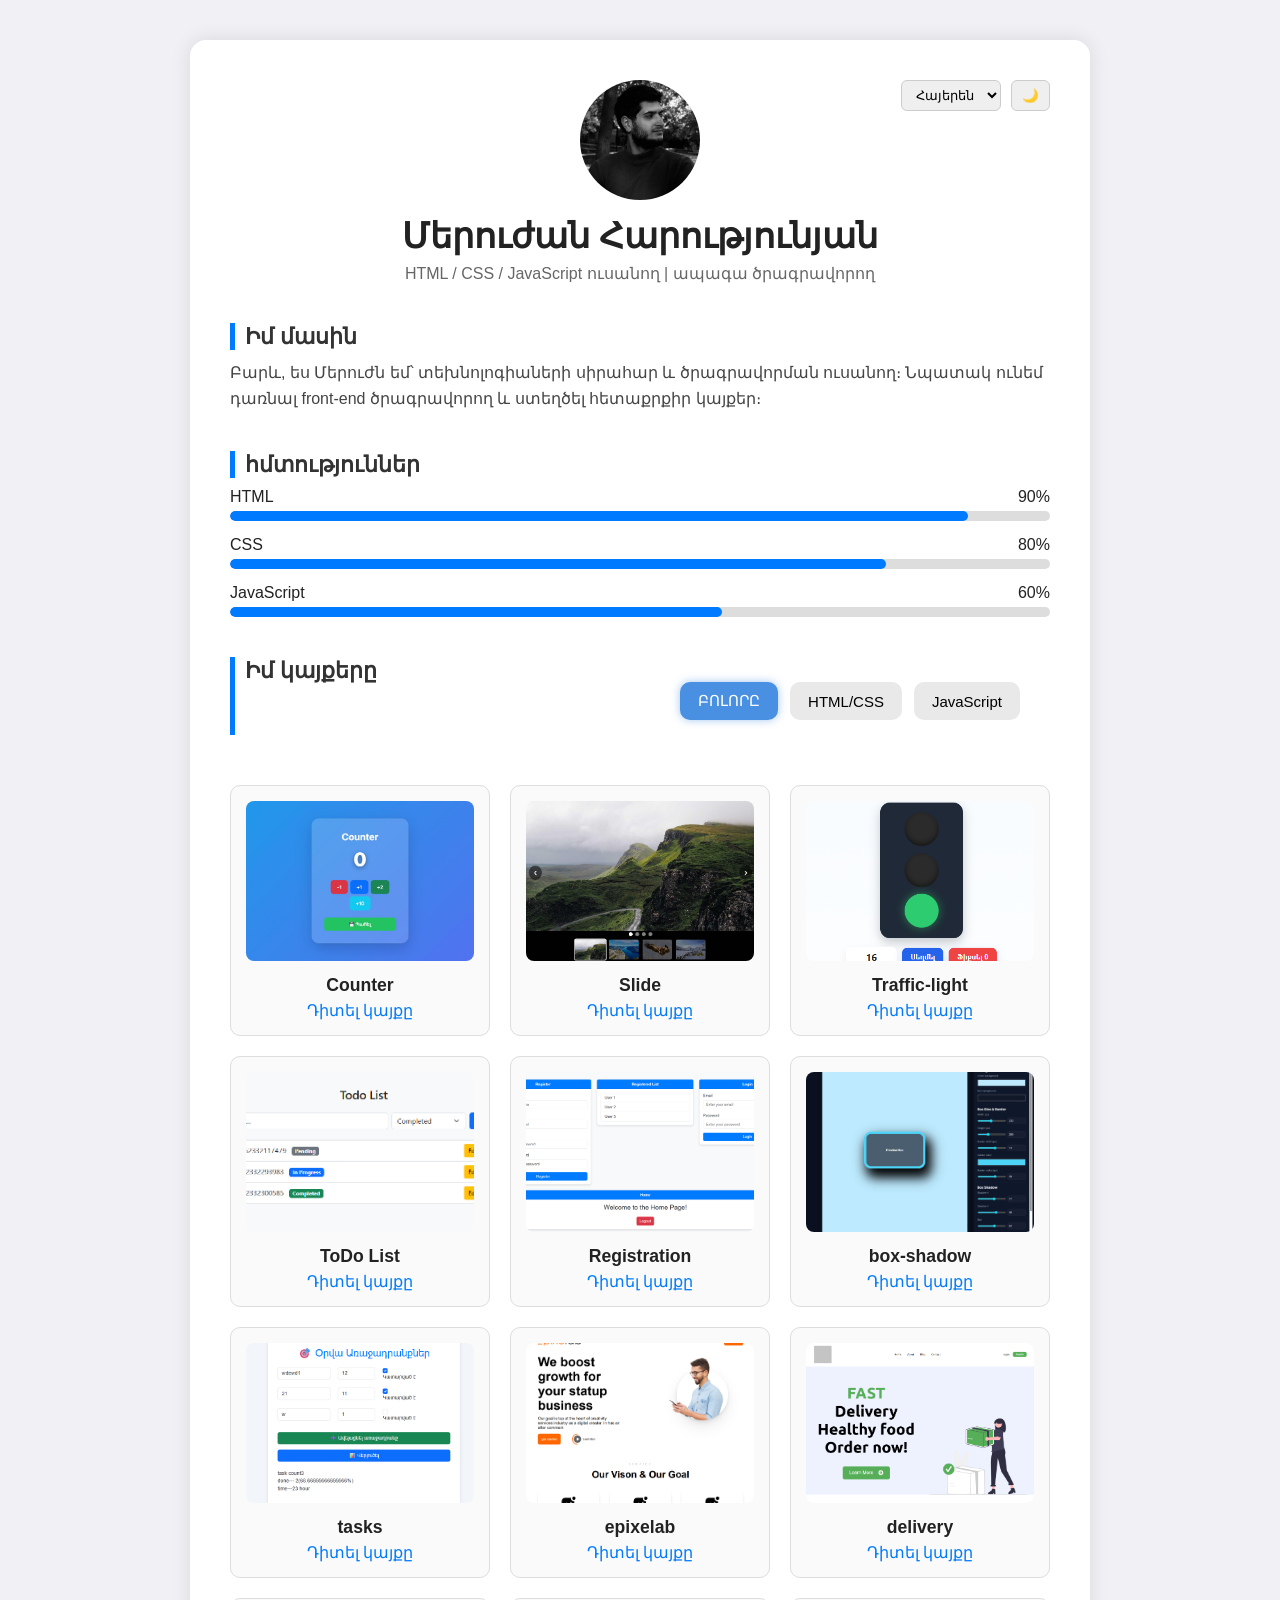
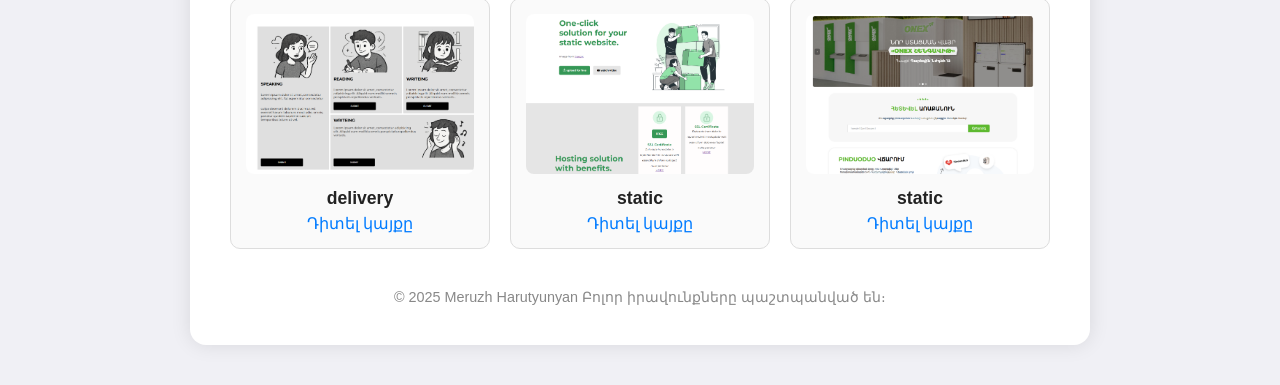
<file: index.html>
<!DOCTYPE html>
<html lang="hy">
<head>
    <meta charset="UTF-8">
    <meta name="viewport" content="width=device-width, initial-scale=1.0">
    <title>Meruzh Harutyunyan | Պրոֆիլ</title>
    <link rel="stylesheet" href="assets/css/style.css">
</head>
<body>
<div class="container">
    <header>
        <div class="lang-theme ">
            <select id="lang-select">
                <option value="hy">Հայերեն</option>
                <option value="en">English</option>
                <option value="ru">Русский</option>
            </select>
            <button class="" id="dark-toggle">🌙</button>
        </div>

        <img class="profile-pic zoom-img"id="portfolioImg" src="./assets/images/profile.jpg" alt="placeholder" onerror="this.outerHTML='<div class=\'profile-pic\' alt=\'placeholder\'>M</div>'">
        <h1>Meruzh Harutyunyan</h1>
        <p>HTML / CSS / JavaScript ուսանող | ապագա ծրագրավորող</p>
    </header>

    <section class="about">
        <h2>Իմ մասին</h2>
        <p>
            Բարև, ես Մերուժն եմ՝ տեխնոլոգիաների սիրահար և ծրագրավորման ուսանող։
            Նպատակ ունեմ դառնալ front-end ծրագրավորող և ստեղծել հետաքրքիր կայքեր։
        </p>
    </section>

    <section class="skills">
        <h2>Հմտություններ</h2>

        <div class="skill">
            <div class="label"><span>HTML</span><span>90%</span></div>
            <div class="progress-bar"><div class="progress" style="width:90%"></div></div>
        </div>

        <div class="skill">
            <div class="label"><span>CSS</span><span>80%</span></div>
            <div class="progress-bar"><div class="progress" style="width:80%"></div></div>
        </div>

        <div class="skill">
            <div class="label"><span>JavaScript</span><span>60%</span></div>
            <div class="progress-bar"><div class="progress" style="width:60%"></div></div>
        </div>
    </section>

    <section class="projects">
        <h2 >Իմ կայքերը</h2>

        <div class="project-filters">
            <button data-filter="all" class="active all">Բոլորը</button>
            <button data-filter="htmlcss">HTML/CSS</button>
            <button data-filter="js">JavaScript</button>
        </div>


    </section>
    <section class="projects" id="projects">


    </section>


    <footer>
        © 2025 Meruzh Harutyunyan  Բոլոր իրավունքները պաշտպանված են։
    </footer>

</div>
<script src="assets/js/script.js"></script>

</body>
</html>
</file>
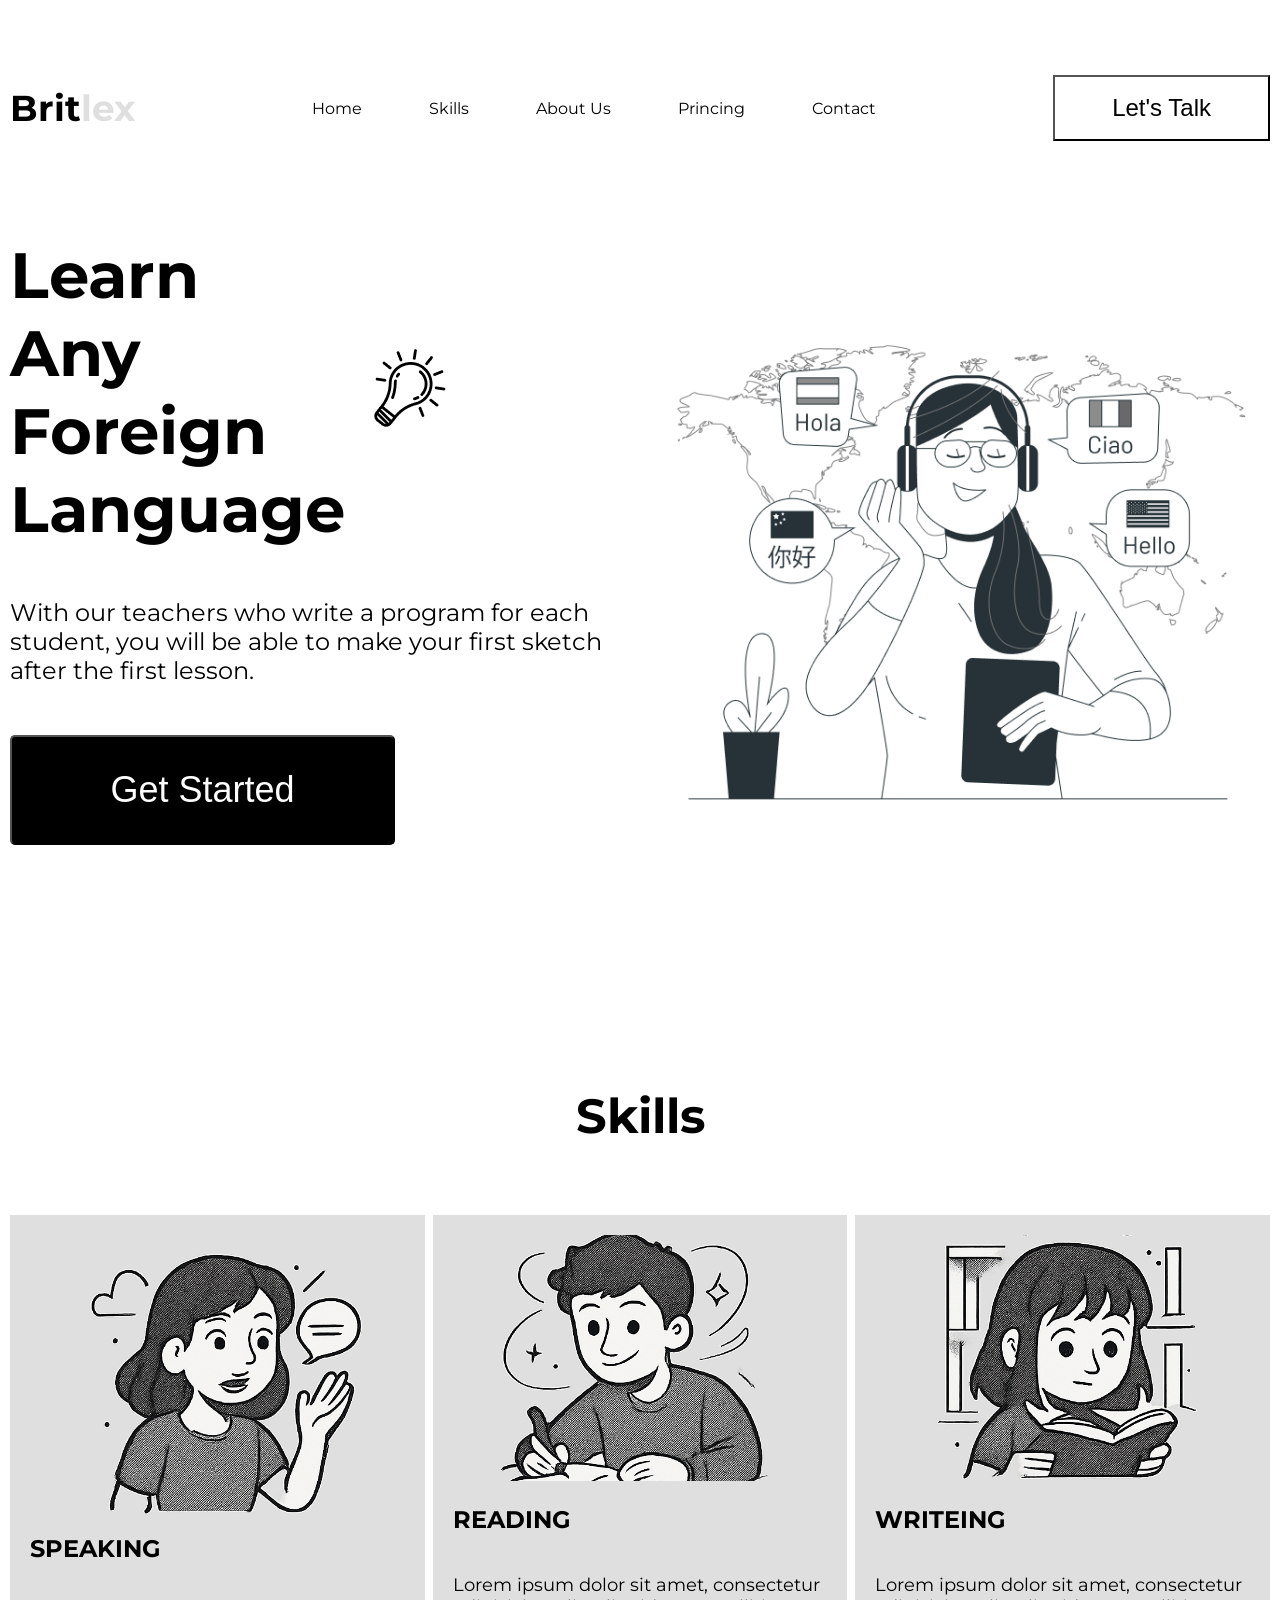
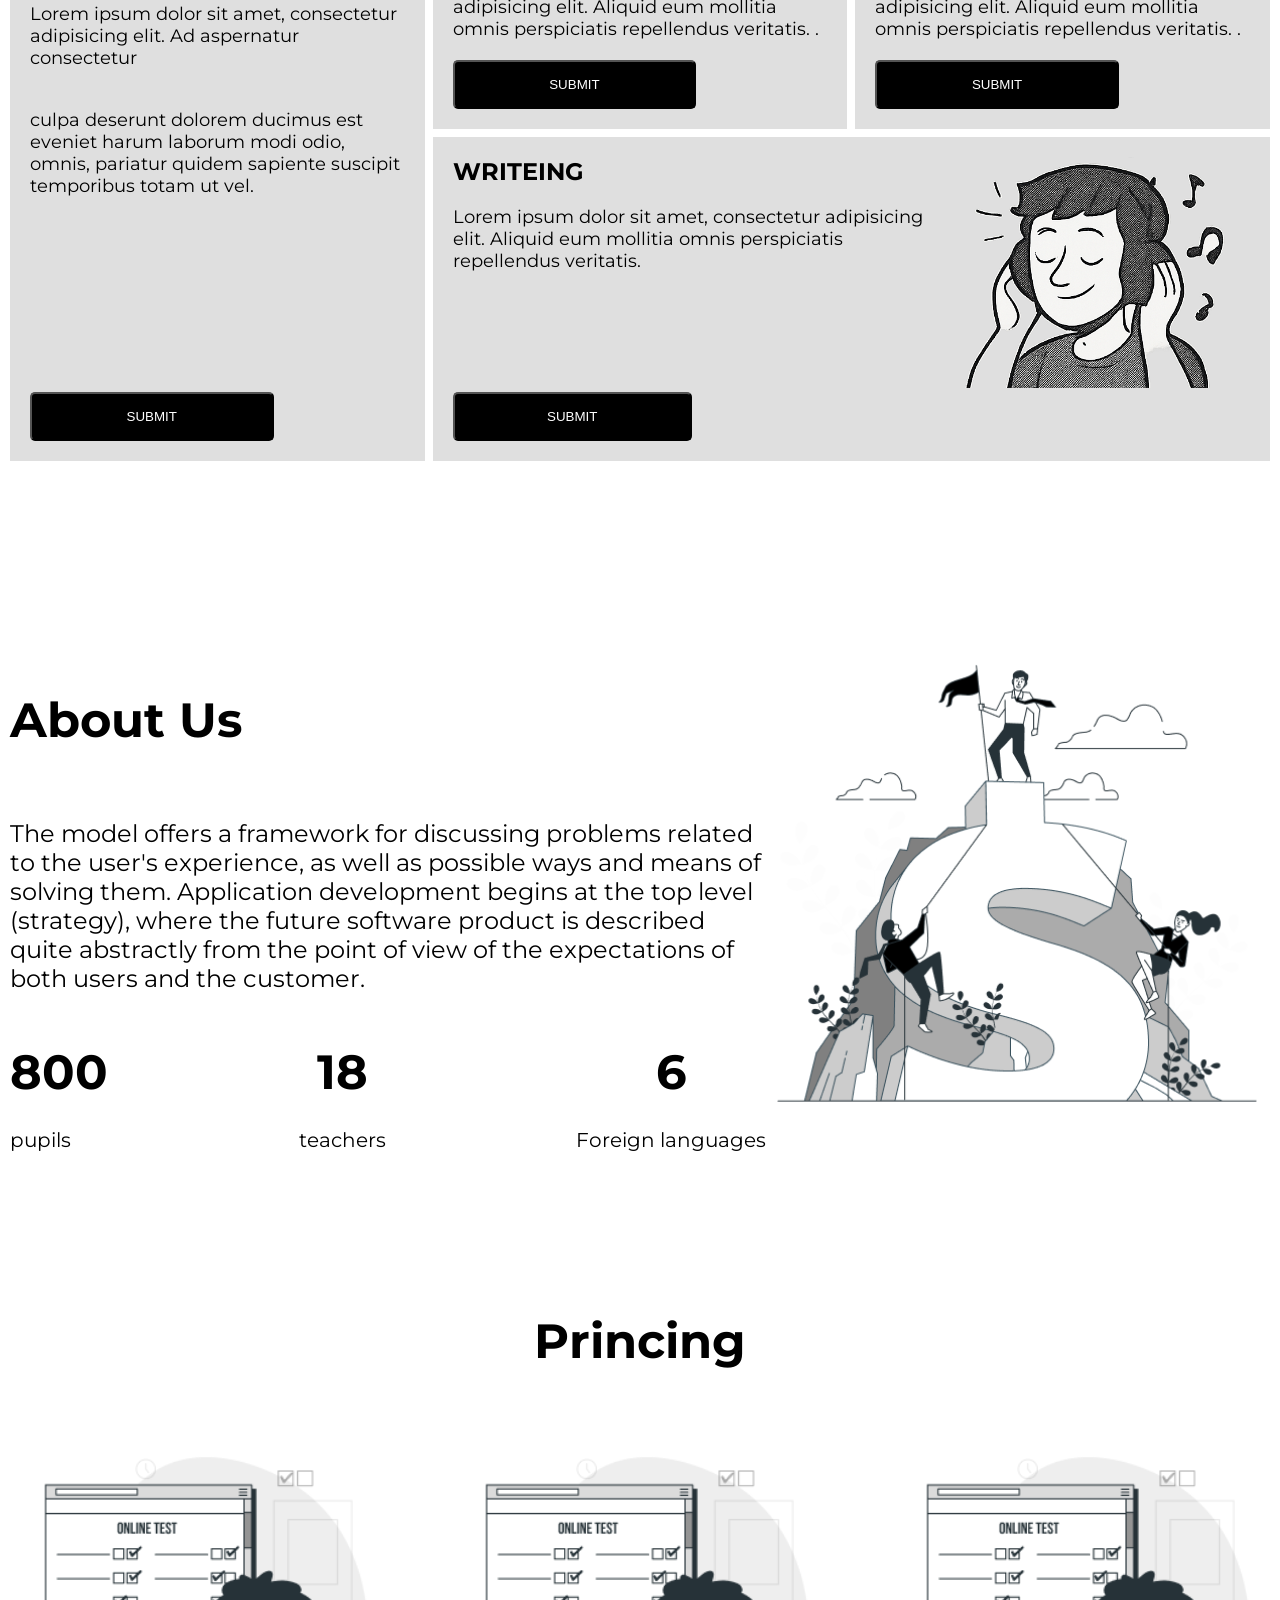
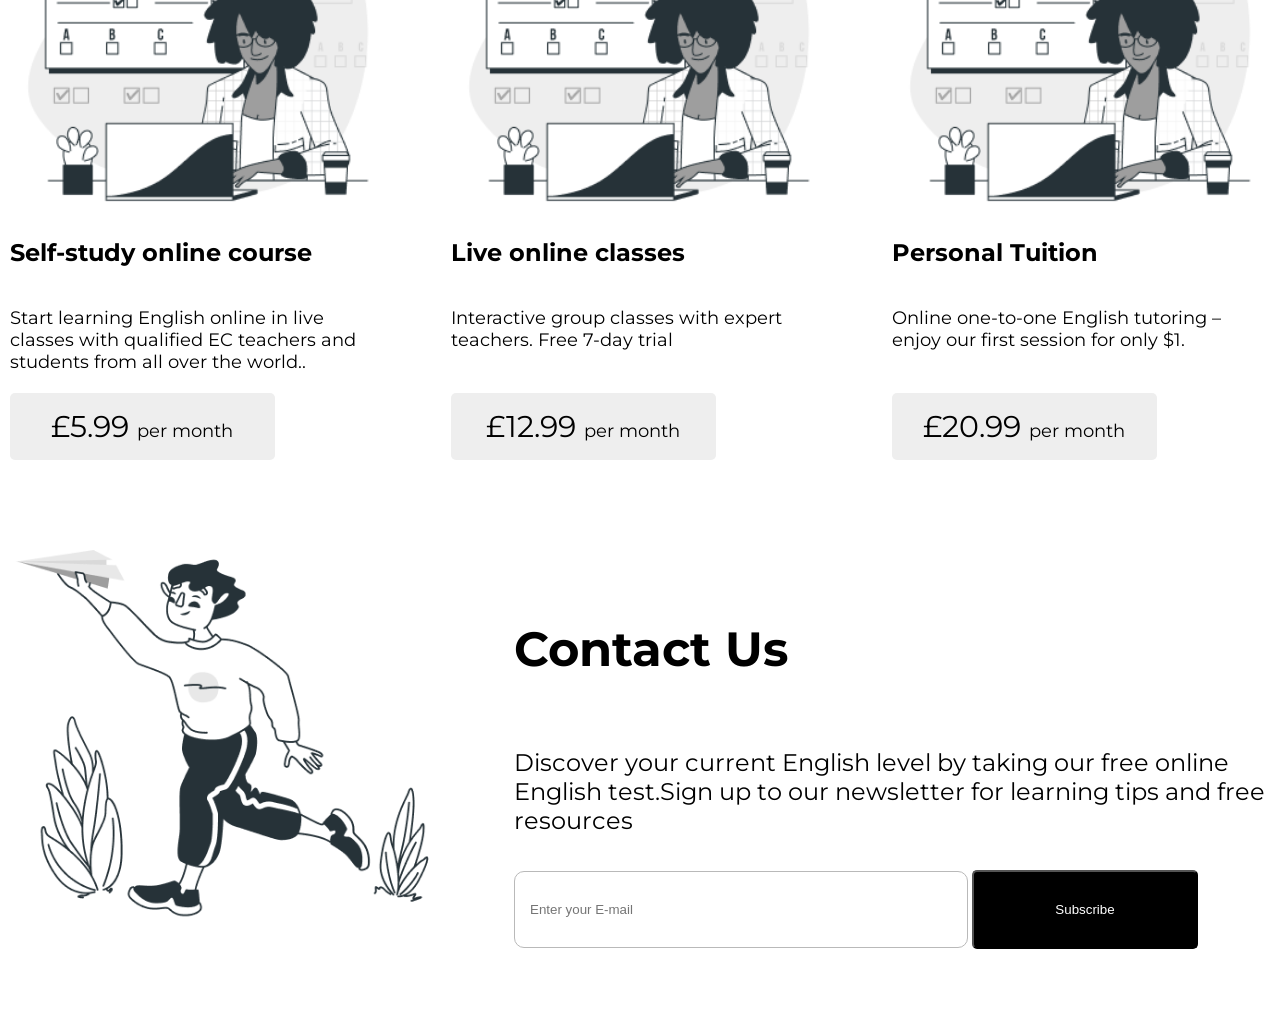
<file: htmlpages/lessons/index.html>
<!doctype html>
<html lang="en">
<head>
    <meta charset="UTF-8">
    <meta name="viewport"
          content="width=device-width, user-scalable=no, initial-scale=1.0, maximum-scale=1.0, minimum-scale=1.0">
    <meta http-equiv="X-UA-Compatible" content="ie=edge">
    <link rel="stylesheet" href="https://cdnjs.cloudflare.com/ajax/libs/font-awesome/4.7.0/css/font-awesome.min.css">
    <link rel="stylesheet" href="style.css">
    <title>Document</title>
</head>
<body>
<section>
    <div class="container header">
        <div class="row">
            <h3 class="brit">Brit<span>lex</span></h3>
            <div class="menu-tool">
                <p class="tool-text">Home</p>
                <p class="tool-text">Skills</p>
                <p class="tool-text">About Us</p>
                <p class="tool-text">Princing</p>
                <p class="tool-text">Contact</p>
            </div>
            <button class="submit-talk talk">
                Let's Talk
            </button>
            <button class="list">
                <i class="fa fa-bars" aria-hidden="true"></i>

            </button>
        </div>

    </div>
</section>

<section>
    <div class="container">
        <div class="row row-reverse">
            <div class="first-textbox">
                <div class="lump-box">
                    <h2 class="title">
                        Learn
                        Any Foreign
                        Language
                    </h2>
                    <div class="lump-div">
                        <img class="lump" src="./img/lump.png" alt="">
                    </div>
                </div>
                <p class="fz24 main-text">With our teachers who write a program for
                    each student, you will be able to make your
                    first sketch after the first lesson.</p>
                <button class="submit get-started-btn">Get Started</button>
            </div>
            <div class="last-img">
                <img src="./img/fast.png" alt="">
            </div>
        </div>

    </div>
</section>

<section class="section-padding">
    <div class="container">
        <h2 class="skills">Skills</h2>
        <div class="parent">
            <div class="div1 card-large">
                <div class="speak-img"><img src="./img/speaking.png" alt=""></div>
                <h2 class="title-large"> SPEAKING</h2>
                <p class="p-one">Lorem ipsum dolor sit amet, consectetur adipisicing elit. Ad aspernatur
                    consectetur </p>
                <p class="p-one">culpa deserunt dolorem ducimus est eveniet harum laborum modi odio, omnis, pariatur
                    quidem sapiente suscipit temporibus totam ut vel.</p>
                <button class="submit">SUBMIT</button>
            </div>
            <div class="div2 card">
                <div class="img2">
                    <img src="./img/writing.png" alt="">
                </div>
                <h2 class="title-large">READING</h2>
                <p class="p-one ">Lorem ipsum dolor sit amet, consectetur adipisicing elit. Aliquid eum mollitia omnis
                    perspiciatis repellendus veritatis. .</p>
                <button class="submit">
                    SUBMIT
                </button>
            </div>
            <div class="div3 card">
                <div class="img2">
                    <img src="./img/reading.png" alt="">
                </div>
                <h2 class="title-large">WRITEING</h2>
                <p class="p-one ">Lorem ipsum dolor sit amet, consectetur adipisicing elit. Aliquid eum mollitia omnis
                    perspiciatis repellendus veritatis. .</p>
                <button class="submit">
                    SUBMIT
                </button>
            </div>
            <div class="div4 card">
                <div class="row">
                    <div class="listening-text">

                        <h2 class="title-large h2-top">WRITEING</h2>
                        <p class="p-one ">Lorem ipsum dolor sit amet, consectetur adipisicing elit. Aliquid eum mollitia
                            omnis perspiciatis repellendus veritatis.</p>

                    </div>
                    <div class="img2-listen">
                        <img src="./img/listening.png" alt="">
                    </div>
                    <button class="submit sub4">
                        SUBMIT
                    </button>
                </div>

            </div>
        </div>
    </div>
</section>

<section>
    <div class="container">
        <div class="row row-reverse">
            <div class="first-textbox1">

                <h2 class="skills text-start">
                    About Us
                </h2>
                <p class="fz24 main-text ">The model offers a framework for discussing problems related to the user's experience,
                    as well as possible ways and means of solving them. Application development begins at the top level
                    (strategy), where the future software product is described quite abstractly from the point of view
                    of the expectations of both users and the customer.
                </p>
                <div class="row fd">
                    <div class="num-box">
                        <p class="num">800</p>
                        <p class="num-text">pupils</p>
                    </div>
                    <div class="num-box">
                        <p class="num">18</p>
                        <p class="num-text">teachers</p>
                    </div>
                    <div class="num-box">
                        <p class="num">6</p>
                        <p class="num-text">Foreign languages</p>
                    </div>
                </div>
            </div>
            <div class="num-img">
                <img src="./img/bussines.png" alt="">
            </div>
        </div>
    </div>
</section>

<section>
    <div class="container">
    <h2 class="skills"> Princing</h2>
        <div class="row align-stretch">

            <div class="plan-card">

                    <img src="./img/Online%20test-bro%201.png" alt="">
                <h2 class="title-large">Self-study online course</h2>
                <p class="p-one ">Start learning English online in live classes
                    with qualified EC teachers and students
                    from all over the world..</p>
                <div class="price-box">
                    <p class="price"> £5.99 <span> per month</span></p>
                </div>
            </div>
            <div class="plan-card">

                <img src="./img/Online%20test-bro%201.png" alt="">
                <h2 class="title-large">Live online classes</h2>
                <p class="p-one ">Interactive group classes with expert
                    teachers. Free 7-day trial</p>
                <div class="price-box">
                    <p class="price"> £12.99 <span> per month</span></p>
                </div>
            </div>
            <div class="plan-card">
                <img src="./img/Online%20test-bro%201.png" alt="">
    <h2 class="title-large">Personal Tuition</h2>
                <p class="p-one ">Online one-to-one English tutoring – enjoy
                    our first session for only $1.</p>
                <div class="price-box">
                    <p class="price"> £20.99 <span> per month</span></p>
              
                </div>
            </div>
        </div>
    </div>
</section>

<section>
    <div class="container">
        <div class="row">
            <div class="contact-img">
                <img src="./img/Ресурс 1 1.png" alt=""/>
            </div>
            <div class="contact-text">
                <h2 class="skills text-start ">
                    Contact Us
                </h2>
                <p class="fz24 main-text ">Discover your current English level by taking our free online English test.Sign up to our newsletter for learning tips and free resources
                </p>
                <div class="input-contact">
                    <input type="text" placeholder="Enter your E-mail">
               <button class="submit contact-sub">
                   Subscribe
               </button>
                </div>
            </div>
        </div>
    </div>
</section>
</body>
</html>
</file>
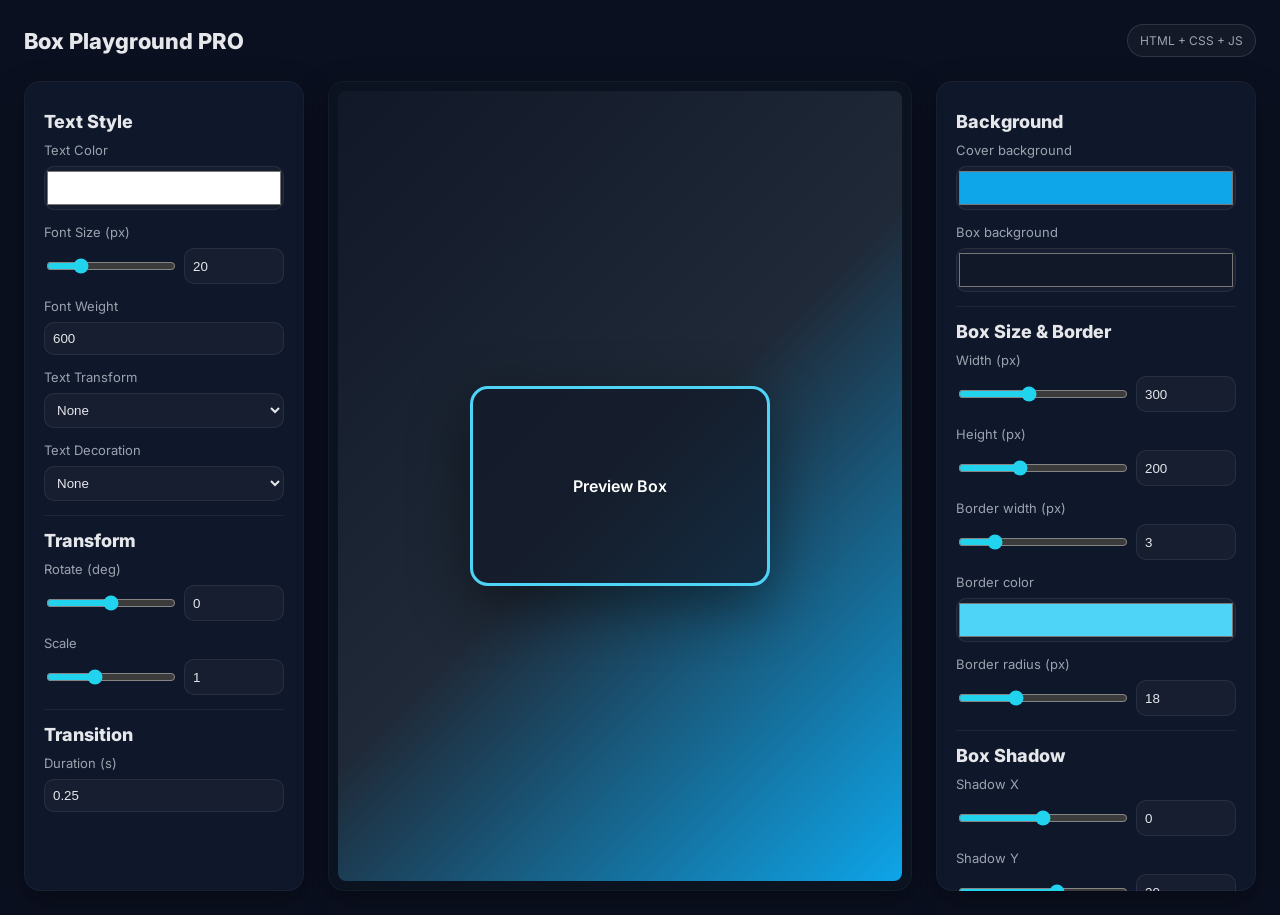
<file: pages/box-shadow/index.html>
<!DOCTYPE html>
<html lang="hy">
<head>
    <meta charset="UTF-8" />
    <meta name="viewport" content="width=device-width, initial-scale=1" />
    <title>Box Playground PRO</title>
    <link href="https://fonts.googleapis.com/css2?family=Inter:wght@400;600;800&display=swap" rel="stylesheet">
    <style>
        :root {
            --bg: linear-gradient(135deg,#111827 0%, #1f2937 50%, #0ea5e9 100%);
            --panel:#0b1220;
            --card:#0f172a;
            --text:#e5e7eb;
            --muted:#9ca3af;
            --accent:#22d3ee;
            --box-bg:#111827aa;
            --radius:16px;
        }

        *{box-sizing:border-box;}
        html,body{height:100%;margin:0;font-family:Inter,system-ui,Roboto,Arial,sans-serif;background:#0b1020;color:var(--text);}

        .app {
            max-width:1400px;
            margin:0 auto;
            min-height:100dvh;
            padding:24px;
            display:grid;
            grid-template-columns:280px 1fr 320px;
            gap:24px;
        }

        .header{
            grid-column:1/-1;
            display:flex;
            align-items:center;
            justify-content:space-between;
        }
        .title{font-size:22px;font-weight:800;}
        .pill{
            font-size:12px;padding:8px 12px;border-radius:999px;
            border:1px solid rgba(255,255,255,.12);
            background:rgba(255,255,255,.04);
            color:var(--muted);
        }

        .canvas{
            background:var(--panel);
            border-radius:var(--radius);
            padding:20px;
            box-shadow:0 10px 30px rgba(0,0,0,.35),inset 0 0 0 1px rgba(255,255,255,.04);
            display:flex;align-items:center;justify-content:center;
            position:relative;overflow:hidden;
        }

        .cover-bg{
            position:absolute;inset:10px;
            border-radius:calc(var(--radius) - 8px);
            background:var(--bg);
        }

        .box{
            position:relative;
            width:300px;height:200px;
            border-radius:18px;
            background:var(--box-bg);
            border:3px solid #4dd4f7;
            box-shadow:0 20px 60px rgba(0,0,0,.45);
            display:flex;align-items:center;justify-content:center;
            transition:all .25s ease;
            color:#fff;font-weight:600;
            text-transform:none;
            text-decoration:none;
        }

        .panel{
            background:var(--card);
            border-radius:var(--radius);
            padding:20px;
            box-shadow:0 10px 30px rgba(0,0,0,.35),inset 0 0 0 1px rgba(255,255,255,.04);
            overflow-y:auto;
            max-height:90vh;
        }

        h2{margin:10px 0;font-size:18px;font-weight:800;}
        .field{display:grid;gap:8px;margin-bottom:14px;}
        .row{display:grid;grid-template-columns:1fr 100px;gap:10px;}
        label{font-size:13px;color:var(--muted);}
        input[type="color"],input[type="range"],input[type="number"],select{
            width:100%;
            border:1px solid rgba(255,255,255,.08);
            background:rgba(255,255,255,.03);
            color:var(--text);
            border-radius:10px;
            padding:8px;
        }
        input[type="color"]{height:44px;padding:0;}
        input[type="range"]{height:32px;accent-color:var(--accent);background:transparent;}
        .sep{height:1px;background:rgba(255,255,255,.06);margin:14px 0;}

        @media(max-width:1100px){
            .app{grid-template-columns:1fr;}.panel{order:-1;}
        }
    </style>
</head>
<body>
<main class="app">
    <div class="header">
        <div class="title">Box Playground PRO</div>
        <div class="pill">HTML + CSS + JS</div>
    </div>

    <!-- LEFT PANEL -->
    <aside class="panel">
        <h2>Text Style</h2>
        <div class="field">
            <label>Text Color</label>
            <input id="textColor" type="color" value="#ffffff">
        </div>
        <div class="field">
            <label>Font Size (px)</label>
            <div class="row"><input id="fontSize" type="range" min="10" max="64" value="20"><input id="fontSizeNum" type="number" value="20"></div>
        </div>
        <div class="field">
            <label>Font Weight</label>
            <input id="fontWeight" type="number" min="100" max="900" step="100" value="600">
        </div>
        <div class="field">
            <label>Text Transform</label>
            <select id="textTransform">
                <option value="none">None</option>
                <option value="uppercase">Uppercase</option>
                <option value="lowercase">Lowercase</option>
                <option value="capitalize">Capitalize</option>
            </select>
        </div>
        <div class="field">
            <label>Text Decoration</label>
            <select id="textDecoration">
                <option value="none">None</option>
                <option value="underline">Underline</option>
                <option value="overline">Overline</option>
                <option value="line-through">Line Through</option>
            </select>
        </div>

        <div class="sep"></div>

        <h2>Transform</h2>
        <div class="field">
            <label>Rotate (deg)</label>
            <div class="row"><input id="rotate" type="range" min="-180" max="180" value="0"><input id="rotateNum" type="number" value="0"></div>
        </div>
        <div class="field">
            <label>Scale</label>
            <div class="row"><input id="scale" type="range" min="0.5" max="2" step="0.1" value="1"><input id="scaleNum" type="number" value="1"></div>
        </div>

        <div class="sep"></div>

        <h2>Transition</h2>
        <div class="field">
            <label>Duration (s)</label>
            <input id="transitionTime" type="number" value="0.25" step="0.05">
        </div>
    </aside>

    <!-- CENTER -->
    <section class="canvas">
        <div class="cover-bg"></div>
        <div class="box" id="box">Preview Box</div>
    </section>

    <!-- RIGHT PANEL -->
    <aside class="panel">
        <h2>Background</h2>
        <div class="field">
            <label>Cover background</label>
            <input id="coverColor" type="color" value="#0ea5e9">
        </div>
        <div class="field">
            <label>Box background</label>
            <input id="boxColor" type="color" value="#111827">
        </div>

        <div class="sep"></div>

        <h2>Box Size & Border</h2>
        <div class="field">
            <label>Width (px)</label>
            <div class="row"><input id="boxW" type="range" min="100" max="600" value="300"><input id="boxWNum" type="number" value="300"></div>
        </div>
        <div class="field">
            <label>Height (px)</label>
            <div class="row"><input id="boxH" type="range" min="100" max="400" value="200"><input id="boxHNum" type="number" value="200"></div>
        </div>
        <div class="field">
            <label>Border width (px)</label>
            <div class="row"><input id="borderW" type="range" min="0" max="20" value="3"><input id="borderWNum" type="number" value="3"></div>
        </div>
        <div class="field">
            <label>Border color</label>
            <input id="borderC" type="color" value="#4dd4f7">
        </div>
        <div class="field">
            <label>Border radius (px)</label>
            <div class="row"><input id="borderR" type="range" min="0" max="60" value="18"><input id="borderRNum" type="number" value="18"></div>
        </div>

        <div class="sep"></div>

        <h2>Box Shadow</h2>
        <div class="field">
            <label>Shadow X</label>
            <div class="row"><input id="shX" type="range" min="-100" max="100" value="0"><input id="shXNum" type="number" value="0"></div>
        </div>
        <div class="field">
            <label>Shadow Y</label>
            <div class="row"><input id="shY" type="range" min="-100" max="100" value="20"><input id="shYNum" type="number" value="20"></div>
        </div>
        <div class="field">
            <label>Blur</label>
            <div class="row"><input id="shBlur" type="range" min="0" max="100" value="60"><input id="shBlurNum" type="number" value="60"></div>
        </div>
        <div class="field">
            <label>Spread</label>
            <div class="row"><input id="shSpread" type="range" min="-50" max="50" value="0"><input id="shSpreadNum" type="number" value="0"></div>
        </div>
        <div class="field">
            <label>Shadow color</label>
            <input id="shColor" type="color" value="#000000">
        </div>
    </aside>
</main>

<script src="script.js"></script>

</body>
</html>
</file>
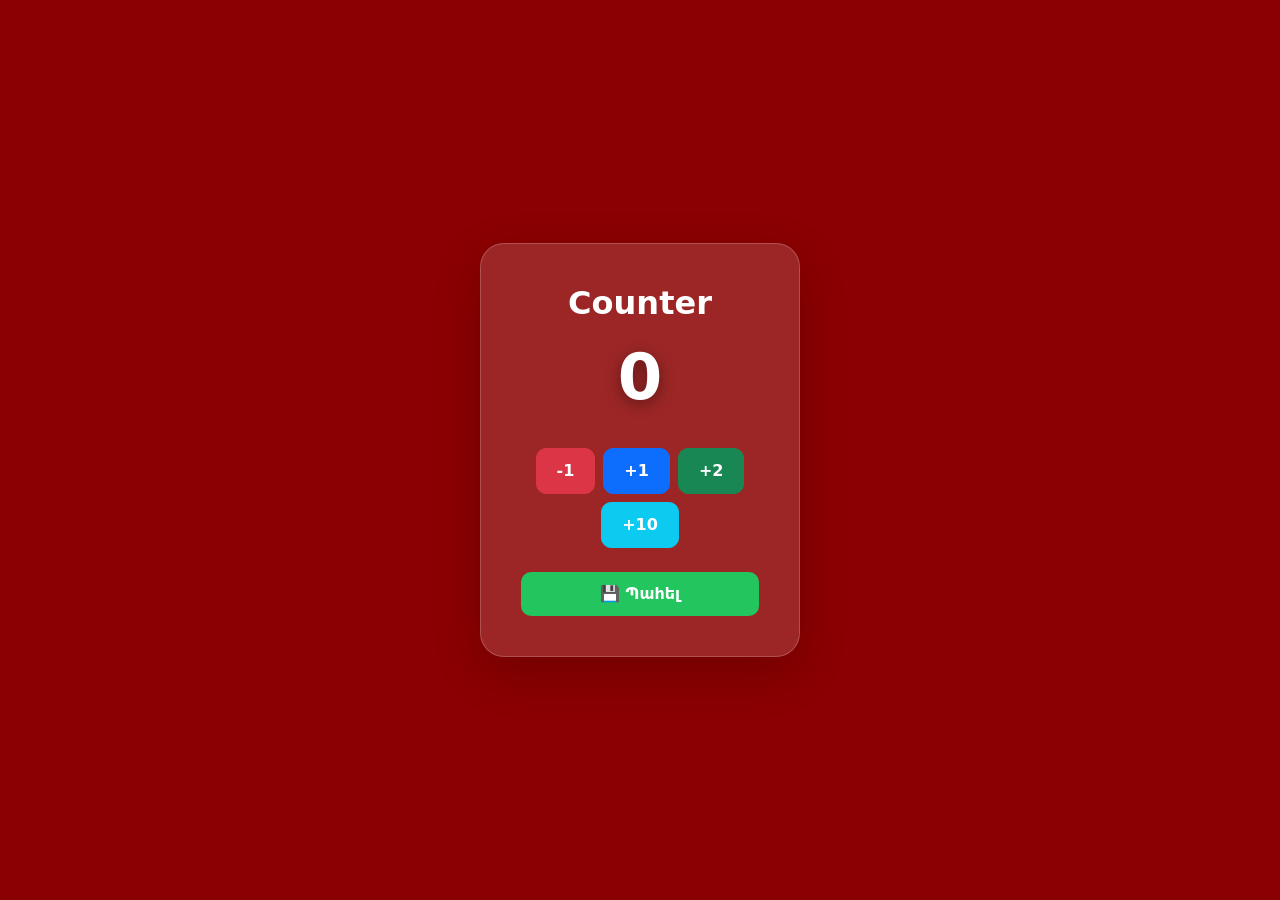
<file: pages/Counter/index.html>
<!DOCTYPE html>
<html lang="hy">
<head>
    <meta charset="UTF-8">
    <meta name="viewport" content="width=device-width, initial-scale=1.0">
    <title>Counter</title>
    <link href="https://cdn.jsdelivr.net/npm/bootstrap@5.3.0/dist/css/bootstrap.min.css" rel="stylesheet">

    <style>
        body {
            font-family: 'Inter', system-ui, sans-serif;
            height: 100vh;
            display: flex;
            justify-content: center;
            align-items: center;
        }
        .plus1Col{
            background-color: darkred;
        }
        .green{
            background-color: darkgreen;

        }
        .red{
            background-color: #9f0806;

        }
        .lightblue{
            background-color: lightblue;
        }
        .blue{
            background-color: blue;
        }

        .card {
            background: rgba(255,255,255,0.15);
            border: 1px solid rgba(255,255,255,0.2);
            backdrop-filter: blur(12px);
            border-radius: 1.5rem;
            padding: 2.5rem;
            box-shadow: 0 10px 30px rgba(0,0,0,0.25);
            text-align: center;
            color: #fff;
            width: 320px;
        }

        #counter {
            font-size: 4rem;
            font-weight: 800;
            text-shadow: 0 4px 15px rgba(0,0,0,0.4);
            margin-bottom: 1rem;
            transition: transform 0.2s ease;
        }

        .btn {
            font-weight: 600;
            border-radius: 10px;
            padding: 10px 20px;
            transition: transform 0.15s ease, box-shadow 0.15s ease;
        }

        .btn:hover {
            transform: scale(1.05);
            box-shadow: 0 0 15px rgba(255,255,255,0.25);
        }

        #save-btn {
            background: #22c55e;
            color: white;
            border: none;
        }
    </style>
</head>
<body class="plus1Col color">

<div class="card shadow-lg">
    <h2 class="fw-bold mb-3">Counter</h2>
    <div id="counter" class="display-3">0</div>

    <div class="d-flex justify-content-center gap-2 mt-3 flex-wrap">
        <button class="btn btn-danger" id="decrement">-1</button>
        <button class="btn btn-primary" id="increment">+1</button>
        <button class="btn btn-success" id="plus2">+2</button>
        <button class="btn btn-info text-white" id="plus10">+10</button>
    </div>

    <div class="mt-4">
        <button id="save-btn" class="btn w-100">💾 Պահել</button>
    </div>
</div>
<script src="script.js"></script>

</body>
</html>
</file>
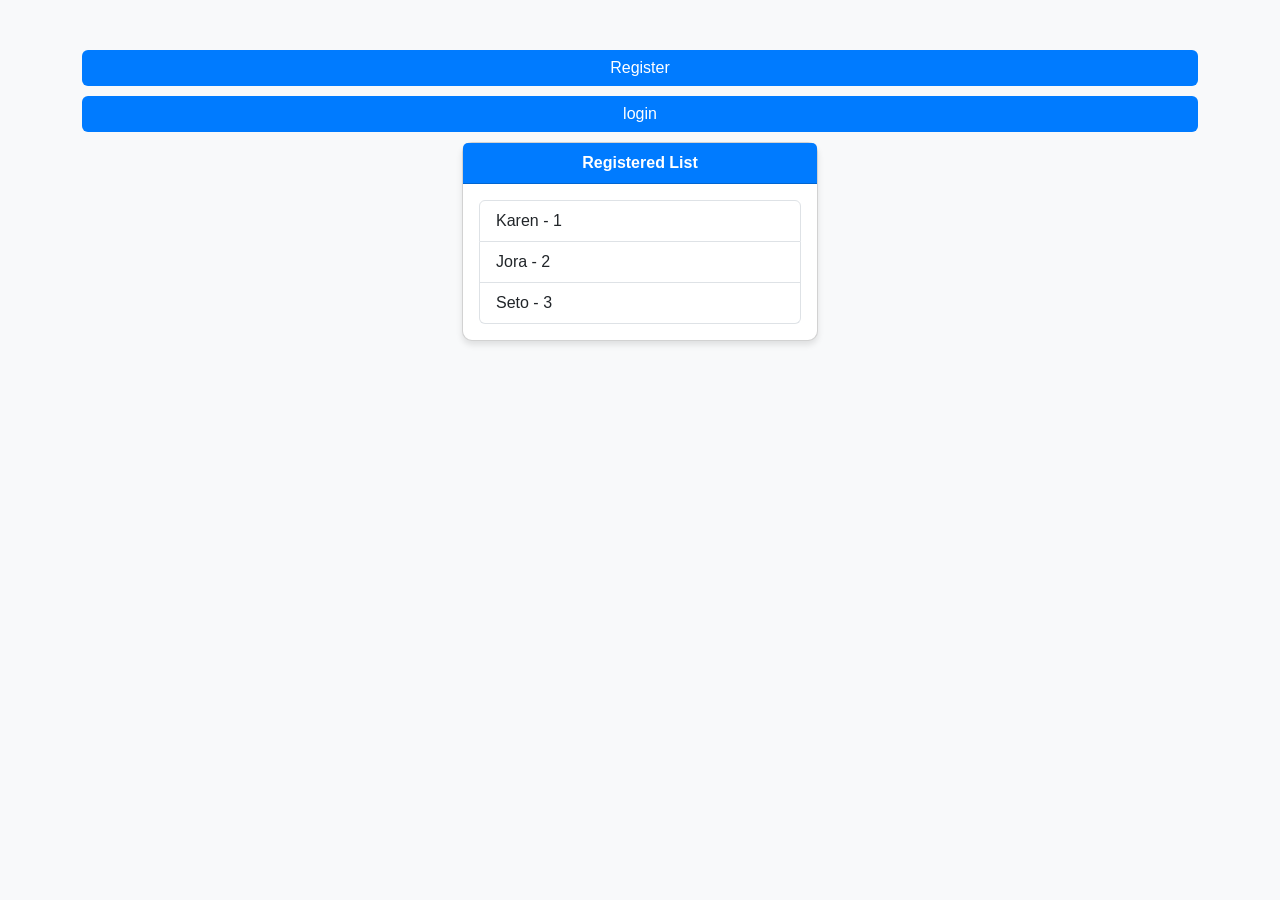
<file: pages/registration/index.html>
<!DOCTYPE html>
<html lang="en">
<head>
    <meta charset="UTF-8">
    <meta name="viewport" content="width=device-width, initial-scale=1.0">
    <title>Register & Login Page</title>
    <link href="https://cdn.jsdelivr.net/npm/bootstrap@5.3.0/dist/css/bootstrap.min.css" rel="stylesheet">
    <style>
        body {
            background-color: #f8f9fa;
            font-family: Arial, sans-serif;
        }
        .container {
            margin-top: 50px;
        }
        .card {
            border-radius: 10px;
            box-shadow: 0 4px 6px rgba(0, 0, 0, 0.1);
        }
        .card-header {
            background-color: #007bff;
            color: white;
            font-weight: bold;
            text-align: center;
        }
        .btn-primary {
            background-color: #007bff;
            border: none;
        }
        .btn-primary:hover {
            background-color: #0056b3;
        }
        #error{
            display: none;
        }
    </style>
</head>
<body>
<div class="container">
    <button type="button" class="btn btn-primary w-100 btnReg ">Register</button>
    <button  style="margin: 10px 0" type="button" class="btn btn-primary w-100 btnLog ">login</button>

    <div class="row">
        <!-- Registration Form -->
        <div class="col-md-4">
            <div class="card cardReg">
                <div class="card-header">Register</div>
                <div class="card-body">
                    <form>
                        <div class="mb-3">
                            <label for="name" class="form-label">Name</label>
                            <input type="text" class="form-control" id="name" placeholder="Enter your name">
                        </div>
                        <div class="mb-3">
                            <label for="email" class="form-label">Email</label>
                            <input type="email" class="form-control" id="email" placeholder="Enter your email">
                        </div>
                        <div class="mb-3">
                            <label for="password" class="form-label">Password</label>
                            <input type="password" class="form-control" id="password" placeholder="Enter your password">
                        </div>
                        <div class="mb-3">
                            <label for="cpassword" class="form-label">Confirm Password</label>
                            <input type="password" class="form-control" id="cpassword" placeholder="Confirm your password">

                        </div>

                        <button type="button" class="btn btn-primary w-100 reg-btn">Register</button>
                    </form>
                    <p id="error" style="color:red">error</p>

                </div>
            </div>
        </div>

        <!-- Registered List -->
        <div class="col-md-4">
            <div class="card">
                <div class="card-header">Registered List</div>
                <div class="card-body">
                    <ul class="list-group">

                    </ul>
                </div>
            </div>
        </div>

        <!-- Login Form -->
        <div class="col-md-4">
            <div class="card cardLog">
                <div class="card-header">Login</div>
                <div class="card-body">
                    <form id="loginForm">
                        <div class="mb-3">
                            <label for="loginEmail" class="form-label">Email</label>
                            <input type="email" class="form-control" id="loginEmail" placeholder="Enter your email">
                        </div>
                        <div class="mb-3">
                            <label for="loginPassword" class="form-label">Password</label>
                            <input type="password" class="form-control" id="loginPassword" placeholder="Enter your password">
                        </div>
                        <button type="button" class="btn btn-primary w-100" onclick="showHome()">Login</button>
                        <p id="errorlog" style="color:red">գաղտնաբառի կամ email-ի սխալ</p>

                    </form>
                </div>
            </div>
        </div>
    </div>

    <!-- Home Section -->
    <div class="row" id="homeSection">
        <div class="col-md-12">
            <div class="card mt-4">
                <div class="card-header">Home</div>
                <div class="card-body text-center">
                    <h3>Welcome to the Home Page!</h3>
                    <button class="btn btn-danger mt-3" onclick="logout()">Logout</button>
                </div>
            </div>
        </div>
    </div>
</div>


<script src="script.js"></script>

</body>
</html>
</file>
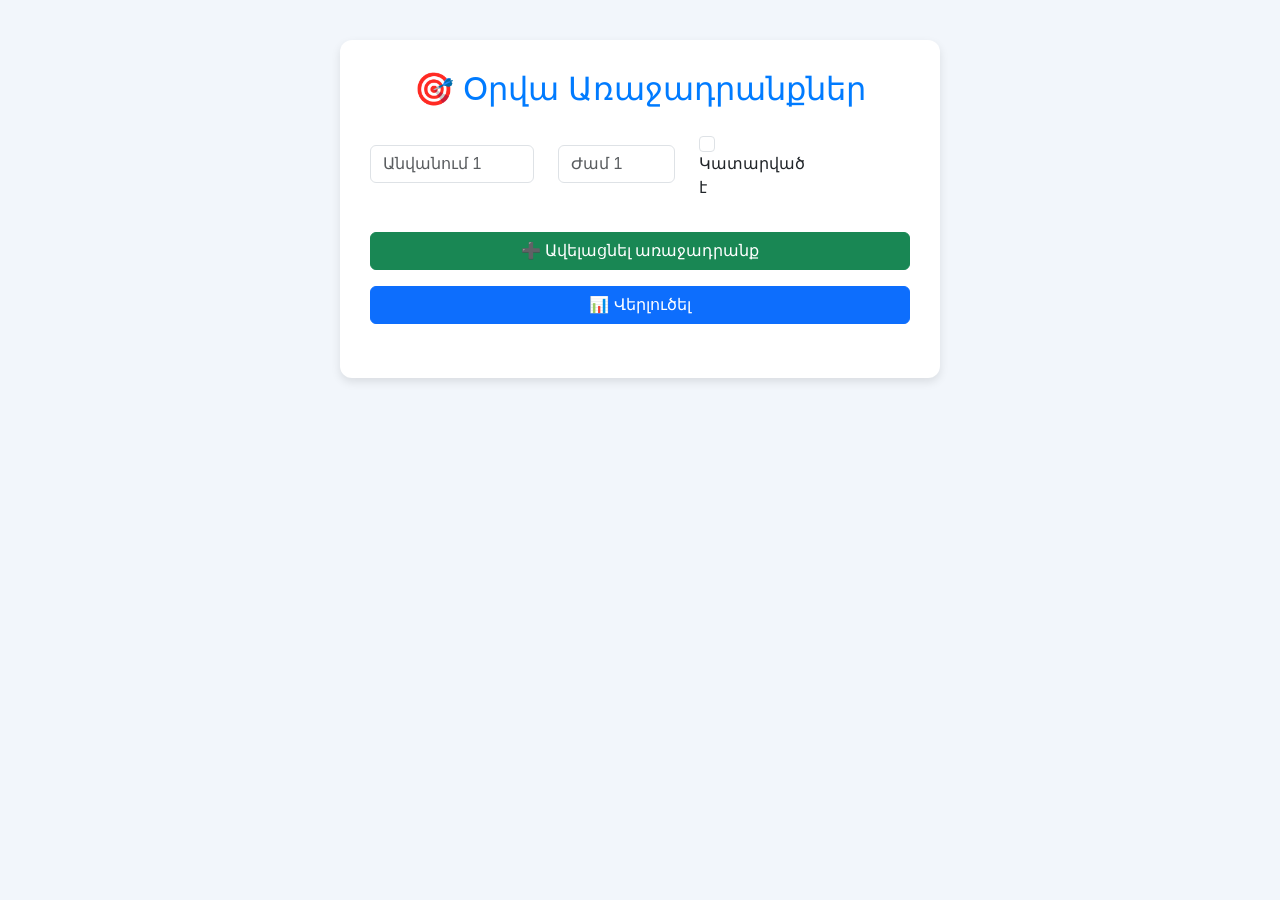
<file: pages/tasks/index.html>
<!DOCTYPE html>
<html lang="hy">
<head>
    <meta charset="UTF-8">
    <title>Օրվա Առաջադրանքներ</title>
    <meta name="viewport" content="width=device-width, initial-scale=1">
    <link href="https://cdn.jsdelivr.net/npm/bootstrap@5.3.0-alpha1/dist/css/bootstrap.min.css" rel="stylesheet">
    <style>
        body {
            background-color: #f2f6fb;
            font-family: sans-serif;
            padding: 40px;
        }
        .box {
            max-width: 600px;
            margin: 0 auto;
            background: #fff;
            padding: 30px;
            border-radius: 12px;
            box-shadow: 0 4px 10px rgba(0,0,0,0.1);
        }
        h2 {
            text-align: center;
            color: #007bff;
            margin-bottom: 20px;
        }
        #result {
            margin-top: 20px;
        }
    </style>

</head>
<body>
<div class="box">
    <h2>🎯 Օրվա Առաջադրանքներ</h2>

    <div id="taskList">
        <!-- Առաջադրանքներ կավելանան այստեղ -->

    </div>


    <button class="btn btn-success w-100 my-3" onclick="addTask()">➕ Ավելացնել առաջադրանք</button>
    <button class="btn btn-primary w-100" onclick="check()">📊 Վերլուծել</button>

    <div id="result" class="mt-4">

    </div>
</div>
<script src="script.js"></script>

</body>
</html>
</file>
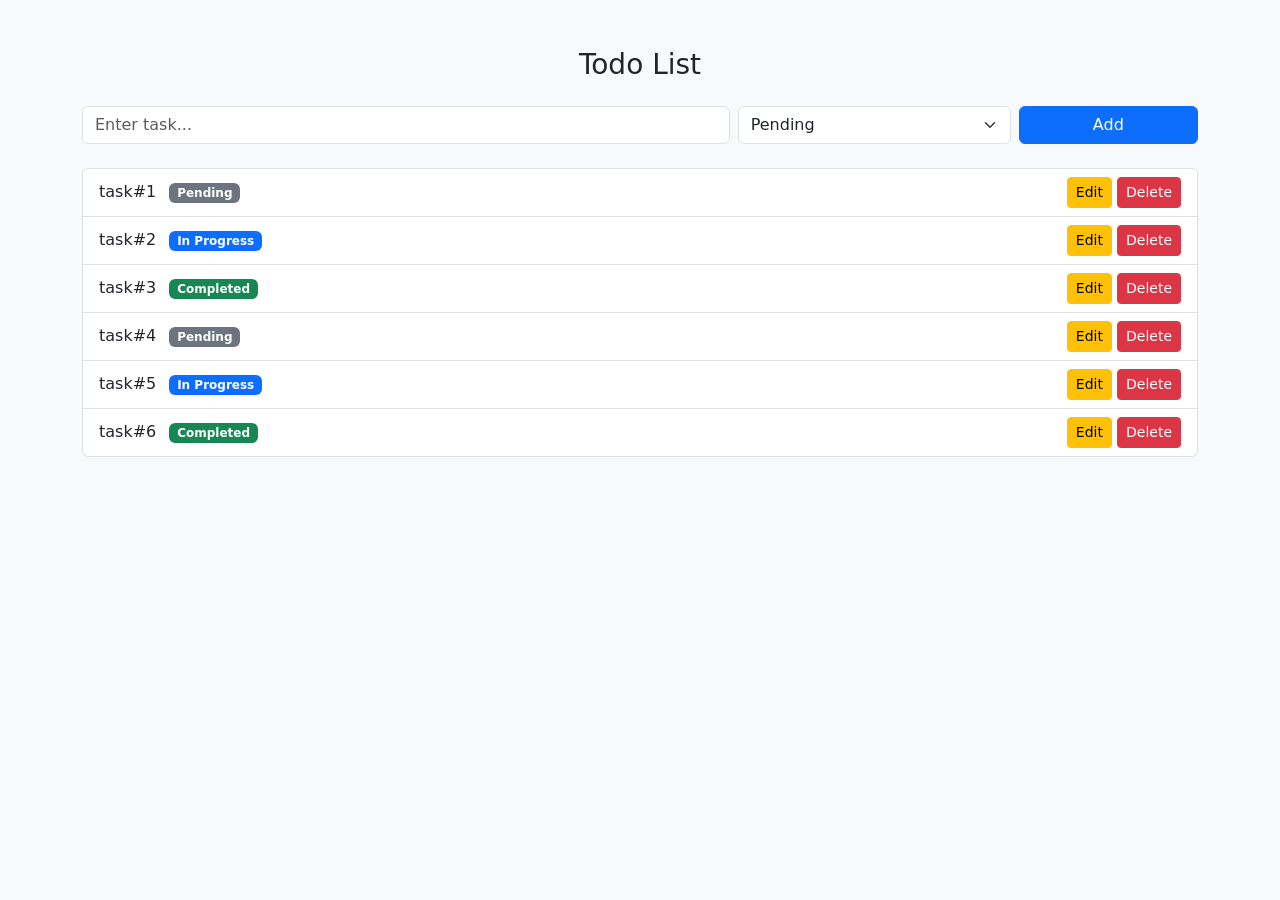
<file: pages/todo/index.html>
<!DOCTYPE html>
<html lang="en">
<head>
    <meta charset="UTF-8">
    <meta name="viewport" content="width=device-width, initial-scale=1">
    <title>Bootstrap Todo List CRUD</title>
    <link href="https://cdn.jsdelivr.net/npm/bootstrap@5.3.2/dist/css/bootstrap.min.css" rel="stylesheet">
</head>
<body class="bg-light">
<div class="container py-5">
    <h3 class="text-center mb-4">Todo List</h3>
    <div id="todoForm" class="mb-4">
        <div class="row g-2">
            <div class="col-md-7">
                <input type="text" class="form-control" id="todoText" placeholder="Enter task..." required>
            </div>
            <div class="col-md-3">
                <select class="form-select" id="todoStatus">
                    <option value="Pending">Pending</option>
                    <option value="In Progress">In Progress</option>
                    <option value="Completed">Completed</option>
                </select>
            </div>
            <div class="col-md-2">
                <button class="btn btn-primary w-100" id="save">Add</button>
            </div>
        </div>
    </div>

    <ul class="list-group" id="todoList"></ul>
</div>

<script src="script.js"></script>

</body>
</html>
</file>
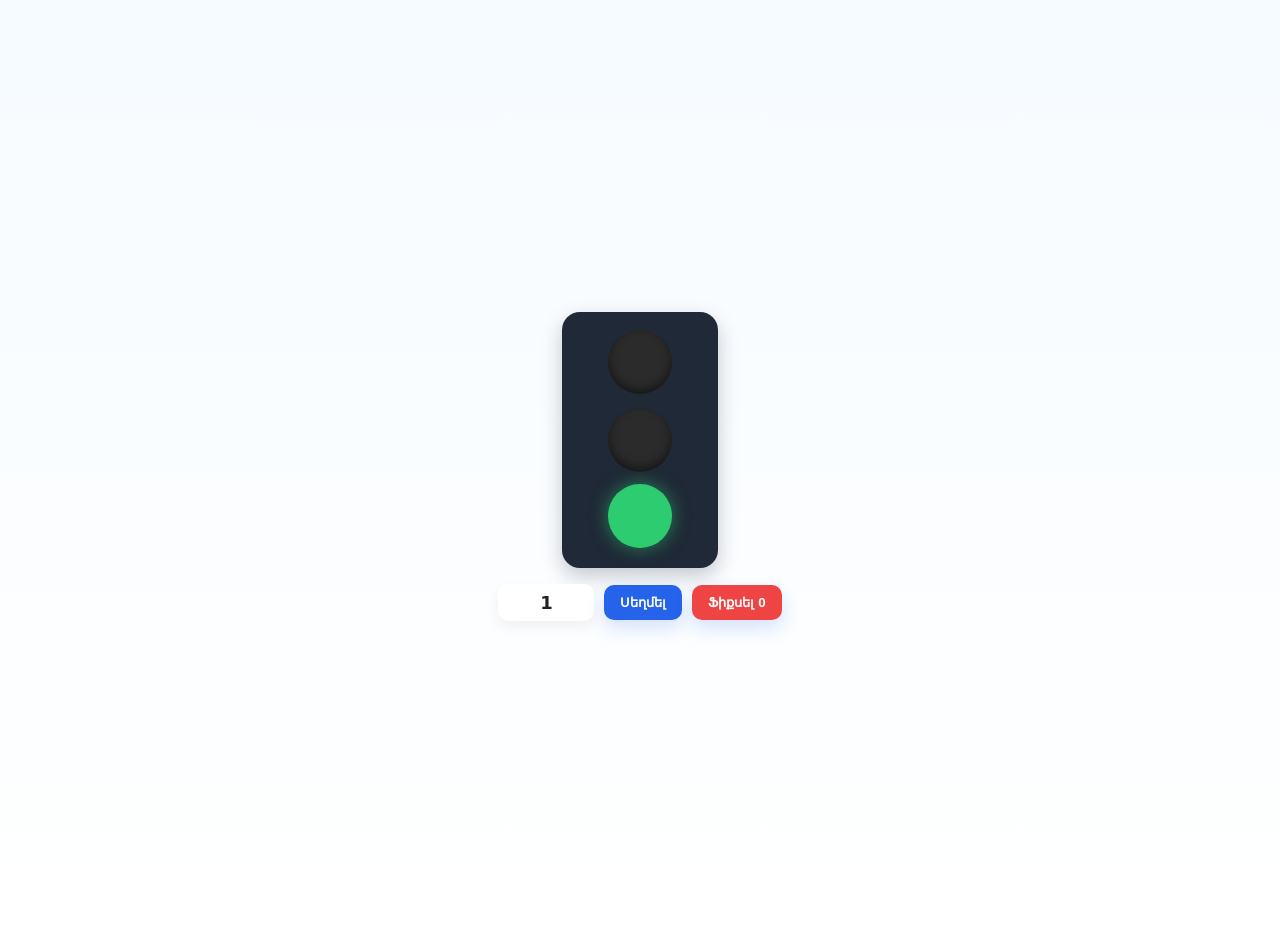
<file: pages/trafficlight/index.html>
<!doctype html>
<html >
<head>
    <meta charset="utf-8" />
    <meta name="viewport" content="width=device-width,initial-scale=1" />
    <title>Լուսացույց — հերթական լույսեր (one-at-a-time)</title>
    <link rel="stylesheet" href="style.css">
</head>
<body >
<div class="bgColor">
<div class="container">
    <div class="traffic" aria-label="Traffic light">
        <div id="red"    class="light red"    title="Red"></div>
        <div id="yellow" class="light yellow" title="Yellow"></div>
        <div id="green"  class="light green"  title="Green"></div>
    </div>

    <div class="controls">
        <div id="counter" class="counter">0</div>
        <button id="stepBtn">Սեղմել</button>
        <button id="resetBtn" style="background:#ef4444">Ֆիքսել 0</button>
    </div>

    <div class="note">
    </div>
</div>
</div>
<script src="index.js"></script>

</body>
</html>
</file>
<file: assets/css/style.css>
* {
    margin: 0;
    padding: 0;
    box-sizing: border-box;
    font-family: 'Segoe UI', Tahoma, sans-serif;
}
.btn-dark{
    background-color: #464646;
}
body {
    background: #f0f0f5;
    color: #222;
    display: flex;
    justify-content: center;
    align-items: flex-start;
    min-height: 100vh;
    padding: 40px 10px;
    transition: 0.3s;
}

body.dark {
    background: #121212;
    color: #f1f1f1;
}

.container {
    width: 100%;
    max-width: 900px;
    background: white;
    border-radius: 16px;
    box-shadow: 0 0 20px rgba(0,0,0,0.1);
    padding: 40px;
    transition: 0.3s;
}

body.dark .container {
    background: #1e1e1e;
}

header {
    text-align: center;
    margin-bottom: 40px;
    position: relative;
}

.profile-pic {
    width: 120px;
    height: 120px;
    border-radius: 50%;
    object-fit: cover;
    display: block;
    margin: 0 auto 15px;
    border: 3px solid #007bff;
}

.profile-pic[alt="placeholder"] {
    background: linear-gradient(135deg, #007bff, #00d4ff);
    display: flex;
    align-items: center;
    justify-content: center;
    color: white;
    font-weight: bold;
    font-size: 2.2rem;
    border: none;
}

header h1 {
    font-size: 2.2rem;
    margin-bottom: 8px;
}

header p {
    color: #666;
    font-size: 1rem;
}

section {
    margin-bottom: 40px;
}

section h2 {
    font-size: 1.4rem;
    margin-bottom: 10px;
    color: #333;
    border-left: 5px solid #007bff;
    padding-left: 10px;
}

body.dark section h2 {
    color: #ddd;
    border-left-color: #00aaff;
}

.about p {
    font-size: 1rem;
    color: #444;
    line-height: 1.6;
}

body.dark .about p {
    color: #ccc;
}

.projects {
    display: grid;
    grid-template-columns: repeat(auto-fit, minmax(250px, 1fr));
    gap: 20px;
}

.project-card {
    background: #fafafa;
    border-radius: 10px;
    padding: 15px;
    border: 1px solid #ddd;
    transition: 0.3s;
}

body.dark .project-card {
    background: #2a2a2a;
    border-color: #444;
}

.project-card:hover {
    transform: translateY(-4px);
    box-shadow: 0 5px 15px rgba(0,0,0,0.1);
}

.project-card h3 {
    font-size: 1.1rem;
    margin-bottom: 5px;
}

.project-card a {
    text-decoration: none;
    color: #007bff;
    font-weight: 500;
}

.skills .skill {
    margin-bottom: 15px;
}

.skills .label {
    display: flex;
    justify-content: space-between;
    margin-bottom: 5px;
}

.progress-bar {
    height: 10px;
    background: #ddd;
    border-radius: 6px;
    overflow: hidden;
}

.progress {
    height: 10px;
    background: #007bff;
    width: 0;
    border-radius: 6px;
}

.lang-theme {
    display: flex;
    justify-content: flex-end;
    gap: 10px;
    position: absolute;
    top: 0;
    right: 0;
}

select, button {
    padding: 6px 10px;
    border-radius: 6px;
    border: 1px solid #ccc;
    cursor: pointer;
}

footer {
    text-align: center;
    font-size: 0.9rem;
    color: #888;
    margin-top: 40px;
}

body.dark footer {
    color: #aaa;
}
.project-card {
    background: #fafafa;
    border-radius: 10px;
    padding: 15px;
    border: 1px solid #ddd;
    transition: 0.3s;
    overflow: hidden;
    text-align: center;
}

.project-img {
    width: 100%;
    height: 160px;
    object-fit: cover;
    border-radius: 8px;
    margin-bottom: 10px;
}

body.dark .project-card {
    background: #2a2a2a;
    border-color: #444;
}

body.dark .project-img {
    opacity: 0.9;
}

/* --- FILTER PANEL --- */
.project-filters {
    display: flex;
    justify-content: center;
    gap: 12px;
    margin: 25px 0;
    flex-wrap: wrap;
}

.project-filters button {
    padding: 10px 18px;
    background: #e9e9e9;
    border: none;
    border-radius: 10px;
    cursor: pointer;
    font-size: 15px;
    transition: 0.25s ease;
    font-weight: 500;
}

/* Hover effect */
.project-filters button:hover {
    background: #d1d1d1;
}

/* Active filter */
.project-filters button.active {
    background: #4a90e2;
    color: white;
    box-shadow: 0 0 8px rgba(74, 144, 226, 0.5);
}

/* --- DARK MODE SUPPORT --- */
body.dark .project-filters button {
    background: #2c2c2c;
    color: #ccc;
}

body.dark .project-filters button:hover {
    background: #3a3a3a;
}

body.dark .project-filters button.active {
    background: #4a90e2;
    color: white;
}
.zoom-img {
    /*width: 250px;        !* նորմալ չափ *!*/
    /*border-radius: 10px;*/
    cursor: pointer;
    transition: transform 0.3s ease;
}

.zoom-img.zoomed {
    transform: scale(2); /* 2x մեծացում */
}
</file>
<file: htmlpages/lessons/style.css>
@import url('https://fonts.googleapis.com/css2?family=Montserrat:ital,wght@0,100..900;1,100..900&display=swap');

*{
    margin: 0;
    padding: 0;
    box-sizing: border-box;
}
body{
    font-family: 'Montserrat', sans-serif;
}
.section-padding{
    padding: 20px 0;
}
.container{
    max-width: 1338px;
    margin: 50px  auto;
    padding: 20px 10px;
}
.row {
    display: flex;
    flex-wrap: wrap;
    justify-content: space-between;
    gap: 30px 0;
}

.speak-img{

    img{
        display: block;
        margin: 0 auto;

        width: 80%;
    }
}
.card, .card-large{
    padding: 20px;
    background-color: #dfdfdf;
    border: none;


}
.fz24{
    font-size: 24px ;
}
.title-large{
    margin:20px 0;
    font-size: 24px;
}

.submit{
    border-radius:  5px;
    padding: 15px 0;
    width: 65%;
    background-color: #000000;
    color: white;
}
.p-one{
    font-size: 18px;
    margin: 20px 0;
    /*line-height: 2;*/

}
.h2-top{
    margin-top: 0;
}
.listening-text{
    width: 60%;
}
.img2{
    display: block;
    width: 50%;
    img{
        width: 100%;
    }
}
.img2-listen{
    display: block;
    width: 37%;
    img{
        width: 100%;
    }
}
.brit{
    margin:auto 0;
    font-size: 36px;
    span{
        color: #dfdfdf;
    }
}
.submit-talk{
    font-size: 24px;
    padding: 17px 57px;
    background-color: #ffffff;
    color: #000000;
}
.menu-tool{
    display: flex;
justify-content: space-around;
    width: 50%;
    margin: auto;

}
.header{
    margin: 55px auto;

}
.menu-tool{

}
.title{
    font-size: 64px;
}
.get-started-btn{
font-size: 36px;
    padding: 32px 0;
}
.last-img{
    width: 49%;
    img{
        width: 100%;
    }
}
.first-textbox{
    width: 47%;
    .main-text{
        margin: 50px auto;
    }
}
.first-textbox1{
    width: 60%;
    .main-text{
        margin: 50px auto;
    }
}
.lump-box{
    display: flex;
    justify-content: space-around;
    width: 77%;
}
.lump-div{
    align-self: center;
    width: 200px;
}
.lump{
    /*width: 100%;*/
}
.skills{
    font-size: 48px;
    text-align: center;
    margin: 70px 0;
}
.num-box{
    /*width: 30%;*/
    .num{
        font-size: 48px;
        font-weight: bold;
        text-align: center;
    }
    .num-text{
        margin-top: 27px;
        font-size: 20px;
    }
}
.text-start{
    text-align: start;
}
.num-img{
    width: 40%;
    align-self: center;
    img{
        width: 100%;
    }
}
.plan-card{
    width: 30%;
    flex-direction: column;
    display: flex;
    img{
        width: 100%;
    }

}
.align-stretch{
    align-items: stretch;
}
.price-box {
    margin-top: auto;
    border-radius: 5px;
    background-color: #EEEEEE;
    width: 70%;
    font-size: 30px;

    .price {
        text-align: center;
        padding: 15px 0;
    }

    span {
        font-size: 18px;
        align-self: center;

    }

}
.contact-img{
    width: 35%;
    align-self: center;

    img{
        width: 100%;
    }
}
.contact-text{
    width: 60%;
    .main-text{
        margin: 35px 0;
    }
}
.input-contact{

    input{
        border: 1px solid #b9b9b9;
        border-radius: 10px;
        padding: 30px 15px;
        width: 60%;
        &::placeholder {
        }
    }

    .submit{
        width: 30%;
        padding: 30px 0;
    }
}
.list{
    display: none;
}
.plan-card{
    justify-content: space-between;
}
.fa{
    font-size: 28px;
}












@media only screen and (min-width: 577px) {
    .list{
        display: none;
    }
    .sub4 {
        width: 30%;
    }

    .parent {
        display: grid;
        grid-template-columns: repeat(6, 1fr);
        /*grid-template-rows: repeat(3, 1fr);*/
        gap: 8px;
    }

    .div1 {
        grid-column: span 2 / span 2;
        grid-row: span 3 / span 4;
    }

    .div2 {
        grid-column: span 2 / span 2;
        grid-row: span 2 / span 3;
        grid-column-start: 3;
    }

    .div3 {
        grid-column: span 2 / span 2;
        grid-row: span 2 / span 3;
        grid-column-start: 5;
    }

    .div4 {
        grid-column: span 4 / span 4;
        grid-row: span 1 / span 1;
        grid-column-start: 3;
        grid-row-start: 3;
    }

    .card, .card-large {
        /*height: 380px;*/
        display: flex;
        flex-direction: column;
    }

    .submit {
        margin-top: auto;
    }

    .row {
        gap: 0;
    }

    .div4 {
        /*height: 257px;*/
    }

    .card-large {
        /*height: 608px;*/
        background-color: #dfdfdf;


    }

    .img2 {

        display: block;
        margin: 0 auto;
        width: 80%;

    }

}
@media only screen and (max-width: 992px){
    .list{
        display: none;
    }
   .container{
       margin: 0 auto;
       max-width: 930px;

   }
    .title{
        font-size: 48px;
    }
    .main-text{
        font-size: 16px;
    }
    .title-large{
        font-size: 20px;
    }
    .p-one{
        font-size: 14px;
    }
    .skills{
        font-size: 36px;
    }
    .price-box{
        width: 100%;
    }
    .price{
        font-size: 22px;
    }
    .num-box{
        .num{
            font-size: 30px;
        }
        .num-text{
            font-size: 16px;
        }

    }
    .price-box{
        span{
            font-size: 14px;
        }
    }
    .input-contact{
    .submit{
        font-size: 18px;
        padding: 25px 0;
    }
    }
    .submit{
        font-size: 18px;
    }
    .submit-talk{
        font-size: 18px;
        padding: 14px 34px;
    }
    .brit{
        font-size: 30px;
    }

}
@media only screen and (max-width: 767px) {
    .list{
        display: none;
    }
    .container{
        margin: 0 auto;
        max-width: 690px;

    }
    .talk{
        display: none;
    }
    .list{
        display: block;
        /*width: 10%;*/
        background-color: white;
        border: none;
    }
    .menu-tool{
        display: none;
    }
    .title{
        font-size: 36px;
    }
    .main-text{
        font-size: 14px;
    }

    .title-large{
        font-size: 22px;
    }
    .p-one{
        font-size: 13px;
    }
    .skills{
        font-size: 30px;
    }
    .price{
        font-size: 22px;
    }
    .num-img{
        width: 40%;

    }
    .num-box{
        .num{
            font-size: 24px;
        }
        .num-text{
            font-size: 13px;
        }

    }

    .price-box{
        /*width: 70%;*/
        margin: 0 auto;
        span{
            font-size: 14px;
        }
    }

    .input-contact{
        .submit{
            font-size: 18px;
            padding: 16px 0;
        }
        input{
            padding: 21px 15px;

        }
    }
    .submit{
        font-size: 16px;
    }
    .submit-talk{
        font-size: 18px;
        padding: 14px 34px;
    }
    .brit{
        font-size: 30px;
    }

}
@media only screen and (max-width: 576px){
    /*.container-lg{*/
    /*    max-width: 50px;*/
    /*}*/
    /*.div2{*/
    /*    display: grid;*/
    /*    grid-template-columns: repeat(2, 1fr);*/
    /*    gap: 8px;*/
    /*}*/
    .div4{
        .row{
            height: 100%;
            flex-direction: column;

        }
    }
    .card, .card-large {
        padding:  5px;
    }
    .container{
        max-width: 510px;
    }
    .first-textbox{
        width: 100%;
        text-align: center;
    }
    .lump-box{
        margin: auto;
    }
    .last-img{
        margin:  0 auto;
        width: 80%;
    }
    .row-reverse{
        flex-direction: column-reverse;
    }
    .lump-div{
    display: none}
    .speak-img{
        width: 90%;
        img{
            width: 100%;
        }
    }
    .div4 {
        display: flex;
        flex-direction: column;
    }

    .submit{
        margin-top: auto;
    }
    .img2{
        width: 100%;
        img{
            width: 100%;
        }
    }
    /*.row{*/
    /*    flex-direction: column;*/
    /*}*/

    .img2-listen{
        order: 1;
        width:100%;
        margin: 0 auto;
    }
    .listening-text{
        order: 2;
        width: 100%;


    }
    .sub4{
        order: 3;
        /*margin-top:71px ;*/

    }

    .parent {
        display: grid;
        grid-template-columns: repeat(2, 4fr);
        grid-template-rows: repeat(2, 1fr);


        gap: 8px;
    }
    .card, .card-large{
        /*height: 300px;*/
        display: flex;
        flex-direction: column;
    }
    /*.listening-text{*/
    /*    width: 100%;*/
    /*}*/
    .first-textbox1{
        width: 100%;
        text-align: center;
        .skills{
            text-align: center;
        }
    }
    .talk{
        display: none;
    }
    .list{
        display: block;
        /*width: 10%;*/
        background-color: white;
        border: none;
    }
    .menu-tool{
        display: none;
    }
    .title{
        font-size: 34px;
    }
    .main-text{
        font-size: 16px;
    }
    .title-large{
        font-size: 18px;
    }
    .p-one{
        margin: 5px 0;
        font-size: 12px;
    }
    .skills{
        font-size: 30px;
    }
    .price{
        font-size: 22px;
    }
    .plan-card{
        margin: 0 auto;
        width: 80%;
        text-align: center;
        /*img{*/
        /*    margin: 0 auto;*/
        /*}*/

    }
    .num-box{
        .num{
            font-size: 22px;
        }
        .num-text{
            font-size: 13px;
        }

    }
    .price-box{
        width: 70%;
        span{
            font-size: 14px;
        }
    }
    .contact-img{
        width: 80%;
        margin: 0 auto;
    }
    .contact-text{
        width: 100%;
        text-align: center;
        h2{
            text-align: center;
        }
    }
    .input-contact{
        .submit{
            font-size: 18px;
            padding: 16px 0;
        }
        input{
            padding: 21px 15px;

        }
    }

    .submit{
        /*width:  100%;*/
        font-size: 16px;
    }
    .get-started-btn{
        width: 70%;
    }
    .submit-talk{
        font-size: 18px;
        padding: 14px 34px;
    }
    .brit{
        font-size: 30px;
    }
}
@media only screen and (max-width: 320px){
    .parent {
        display: grid;
        grid-template-columns: repeat(1, 1fr);
        gap: 8px;
    }
    .container-lg{
        margin: 0 10px ;
    }
    .card, .card-large{
        /*height: 300px;*/
    }
    .lump-box{
        width: 100%;
    }
    .first-textbox{
        .submit{
            width: 100%;
            padding: 15px 0;
        }
    }
    .num-img{
        width: 100%;
    }
    .skills{
        margin: 10px auto;
    }
    .speak-img, .img2, .img2-listen{
        width: 70%;
        margin: 0 ;
    }
    .title{
        font-size: 24px;
    }
.input-contact{
    input{
        width: 100%;
    }
}
    .contact-sub{
        width: 100% !important;
        margin-top: 10px;
    }
    .fd{
        flex-direction: column;
    }
}
</file>
<file: pages/trafficlight/style.css>
body{
    font-family: system-ui, -apple-system, "Segoe UI", Roboto, "Helvetica Neue", Arial;
    display:flex;
    gap:24px;
    align-items:center;
    justify-content:center;
    min-height:100vh;
    background:linear-gradient(180deg,#f6fbff,#ffffff);
    margin:0;
    padding:24px;
    color:#222;
}
.container{
    display:flex;
    flex-direction:column;
    align-items:center;
    gap:16px;
}
.traffic {
    width:120px;
    background:#1f2937;
    padding:18px;
    border-radius:18px;
    box-shadow: 0 8px 20px rgba(31,41,55,0.25);
    display:flex;
    flex-direction:column;
    gap:14px;
    align-items:center;
}
.light {
    width:64px;
    height:64px;
    border-radius:50%;
    background:#2b2b2b;
    box-shadow: inset 0 -4px 10px rgba(0,0,0,0.5);
    transition: background 180ms, box-shadow 180ms, transform 120ms;
}
.light.green.on { background: #2ecc71; box-shadow: 0 0 18px rgba(46,204,113,0.55); transform: translateY(-2px); }
.light.yellow.on { background: #f1c40f; box-shadow: 0 0 18px rgba(241,196,15,0.45); transform: translateY(-2px); }
.light.red.on { background: #e74c3c; box-shadow: 0 0 22px rgba(231,76,60,0.55); transform: translateY(-2px); }

.counter {
    font-size:18px;
    background:#fff;
    padding:8px 12px;
    border-radius:10px;
    box-shadow: 0 6px 14px rgba(2,6,23,0.06);
    min-width:72px;
    text-align:center;
    font-weight:700;
}
button {
    appearance:none;
    border:0;
    background:#2563eb;
    color:white;
    padding:10px 16px;
    border-radius:10px;
    font-weight:700;
    cursor:pointer;
    box-shadow: 0 8px 18px rgba(37,99,235,0.18);
}
button:active { transform: translateY(1px) scale(0.997); }
.controls{
    display:flex;
    gap:10px;
    align-items:center;
}
.note{
    font-size:13px;
    color:#444;
    max-width:360px;
    text-align:center;
}
</file>
